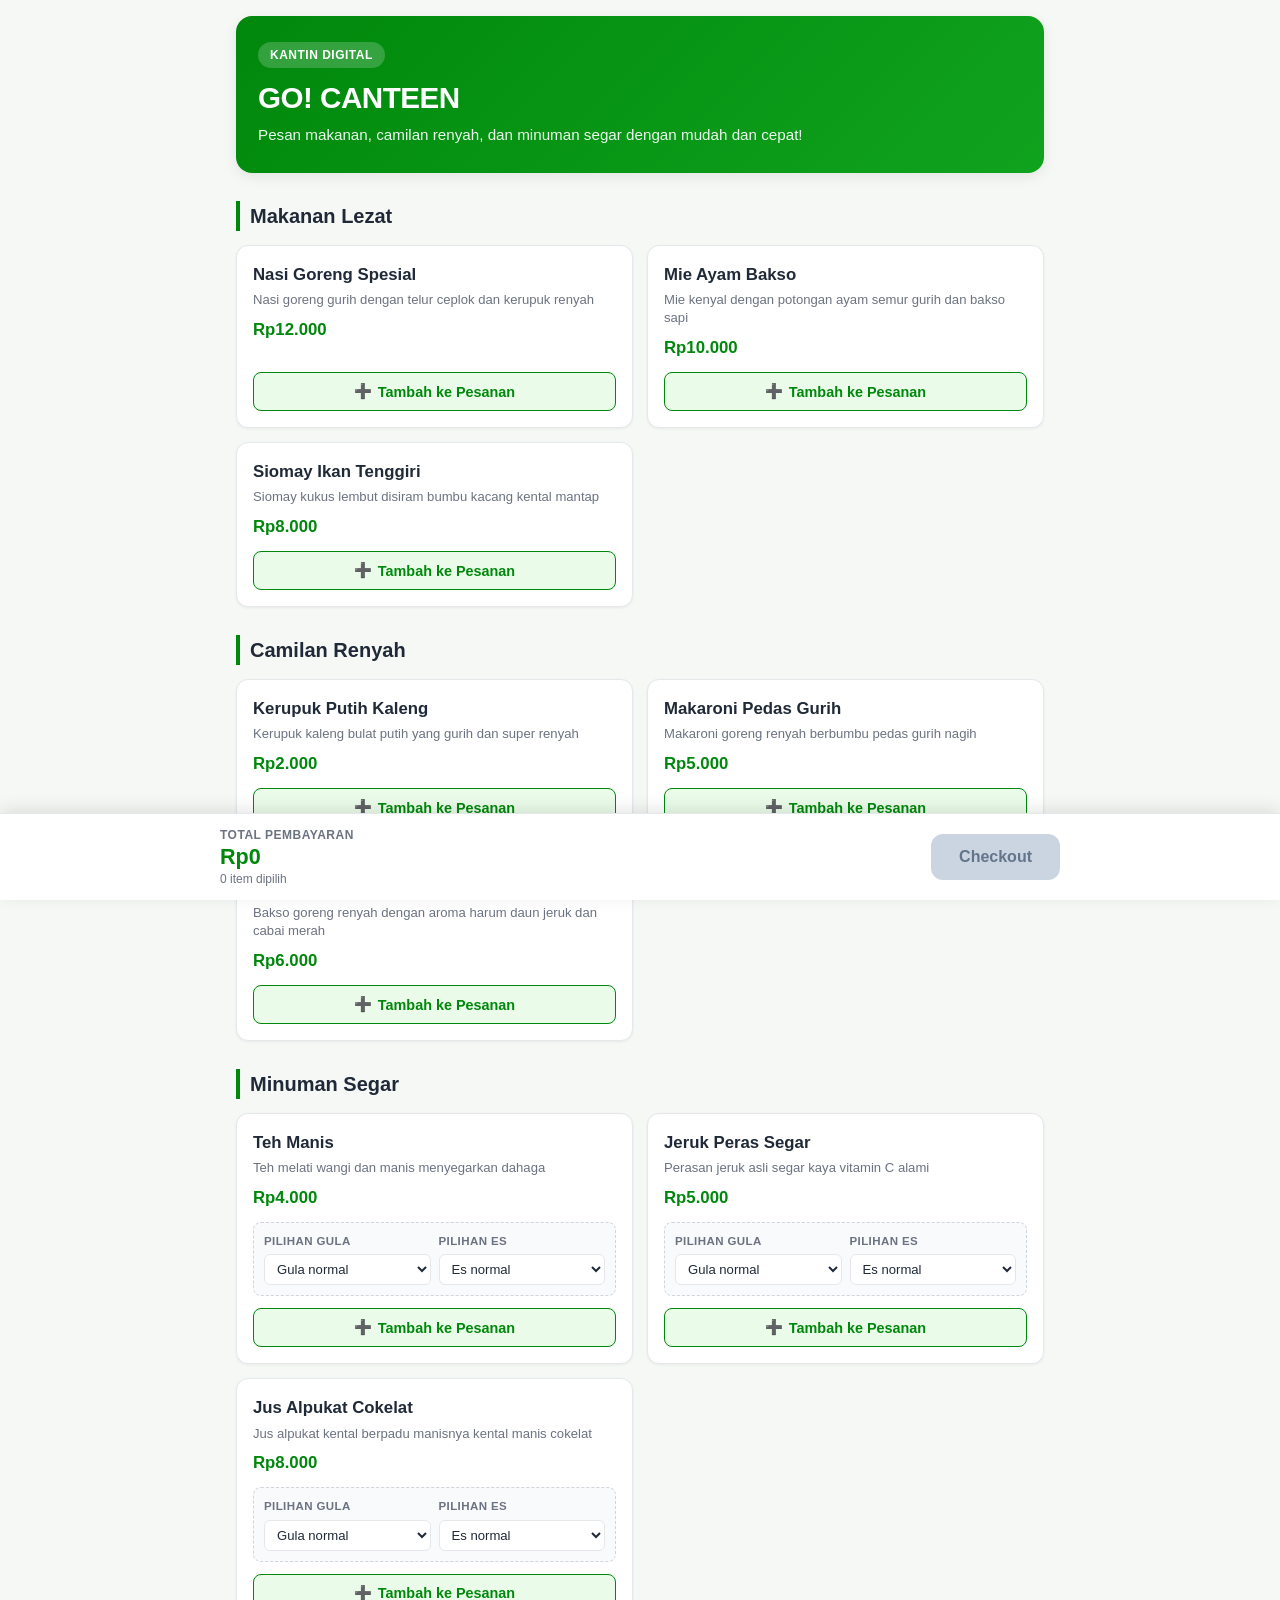
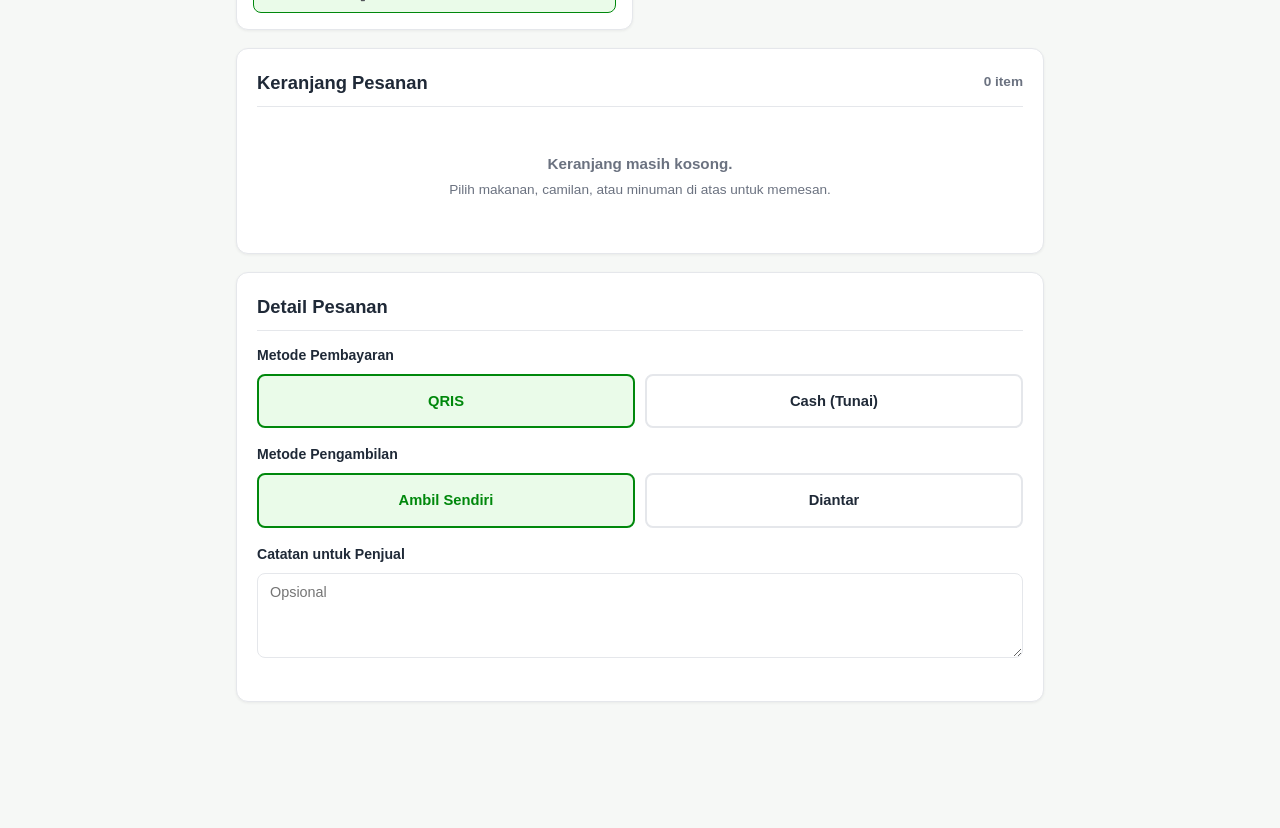
<file: index.html>
<!DOCTYPE html>
<html lang="id">
<head>
  <meta charset="UTF-8">
  <!-- Pengaturan viewport agar responsif di HP, Tablet, dan Komputer -->
  <meta name="viewport" content="width=device-width, initial-scale=1.0">
  <title>Kantin Sekolah - Pesan Makanan, Camilan & Minuman</title>

  <!-- Menghubungkan file CSS terpisah -->
  <link rel="stylesheet" href="style.css">
</head>
<body>

  <!-- =========================================================================
       STRUKTUR UTAMA HALAMAN (BERSIH TANPA EMOJI)
       ========================================================================= -->
  <div class="container">

    <!-- 1. HEADER -->
    <header>
      <div class="header-badge">Kantin Digital</div>
      <h1>GO! CANTEEN</h1>
      <p>Pesan makanan, camilan renyah, dan minuman segar dengan mudah dan cepat!</p>
    </header>

    <!-- 2. DAFTAR MENU -->
    <!-- Kartu menu beserta slot foto produk di bagian atas dirender oleh script.js -->
    <!-- Kategori 1: Makanan -->
    <h2 class="section-title">Makanan Lezat</h2>
    <div id="grid-makanan" class="menu-grid">
      <!-- Item menu makanan beserta slot foto produk akan ditampilkan oleh script.js -->
    </div>

    <!-- Kategori 2: Camilan -->
    <h2 class="section-title">Camilan Renyah</h2>
    <div id="grid-camilan" class="menu-grid">
      <!-- Item menu camilan beserta slot foto produk akan ditampilkan oleh script.js -->
    </div>

    <!-- Kategori 3: Minuman -->
    <h2 class="section-title">Minuman Segar</h2>
    <div id="grid-minuman" class="menu-grid">
      <!-- Item menu minuman beserta slot foto produk akan ditampilkan oleh script.js -->
    </div>

    <!-- 3. KERANJANG PESANAN -->
    <section class="card-section" id="section-keranjang">
      <div class="card-header">
        <h2>Keranjang Pesanan</h2>
        <span id="badge-total-item" style="font-size: 0.85rem; color: var(--text-muted); font-weight: 600;">0 item</span>
      </div>

      <!-- Wadah daftar item keranjang -->
      <div id="daftar-keranjang">
        <!-- Jika kosong, akan menampilkan teks info keranjang kosong -->
      </div>
    </section>

    <!-- 4. DETAIL PESANAN -->
    <section class="card-section" id="section-detail">
      <div class="card-header">
        <h2>Detail Pesanan</h2>
      </div>

      <!-- Pilihan Metode Pembayaran -->
      <div class="form-group">
        <label class="form-label">Metode Pembayaran</label>
        <div class="choice-grid">
          <div class="choice-card">
            <input type="radio" id="bayar-qris" name="metode-bayar" value="QRIS" checked>
            <label for="bayar-qris" class="choice-label">QRIS</label>
          </div>
          <div class="choice-card">
            <input type="radio" id="bayar-cash" name="metode-bayar" value="Cash">
            <label for="bayar-cash" class="choice-label">Cash (Tunai)</label>
          </div>
        </div>
      </div>

      <!-- Pilihan Metode Pengambilan -->
      <div class="form-group">
        <label class="form-label">Metode Pengambilan</label>
        <div class="choice-grid">
          <div class="choice-card">
            <input type="radio" id="ambil-sendiri" name="opsi-ambil" value="Ambil sendiri" checked onchange="handleOpsiAmbilChange()">
            <label for="ambil-sendiri" class="choice-label">Ambil Sendiri</label>
          </div>
          <div class="choice-card">
            <input type="radio" id="ambil-diantar" name="opsi-ambil" value="Diantar" onchange="handleOpsiAmbilChange()">
            <label for="ambil-diantar" class="choice-label">Diantar</label>
          </div>
        </div>
      </div>

      <!-- Catatan untuk Penjual -->
      <div class="form-group">
        <label for="catatan-pembeli" class="form-label">
          Catatan untuk Penjual
          <small id="label-keterangan-catatan"></small>
        </label>
        <textarea 
          id="catatan-pembeli" 
          class="textarea-catatan" 
          placeholder="Opsional"></textarea>
        <div id="error-catatan" class="error-pesan">
          Peringatan: Mohon tulis lokasi antar (misal: Ruang Kelas / Meja) pada catatan karena Anda memilih opsi "Diantar"!
        </div>
      </div>
    </section>

  </div> <!-- Akhir .container -->


  <!-- 5. BAR TOTAL (MENEMPEL DI BAWAH LAYAR) -->
  <div class="bottom-bar">
    <div class="bottom-bar-inner">
      <div class="bottom-total-info">
        <span class="bottom-total-label">Total Pembayaran</span>
        <span id="label-total-harga" class="bottom-total-price">Rp0</span>
        <span id="label-sub-count" class="bottom-total-count">0 item dipilih</span>
      </div>
      <button id="btn-checkout" class="btn-checkout" disabled onclick="handleCheckout()">
        Checkout
      </button>
    </div>
  </div>


  <!-- 6. MODAL RINGKASAN PESANAN (POPUP STRUK) -->
  <div id="modal-ringkasan" class="modal-overlay">
    <div class="modal-box">
      <div class="modal-header-success">
        <div class="modal-success-icon">&#10003;</div>
        <h3>Pesanan Berhasil Disiapkan!</h3>
        <p>Silakan tunjukkan ringkasan pesanan ini ke petugas kantin.</p>
      </div>

      <!-- Wadah struk ringkasan -->
      <div class="struk-pesanan" id="konten-struk">
        <!-- Diisi secara otomatis oleh JavaScript -->
      </div>

      <!-- Tombol penutup modal -->
      <button class="btn-tutup-modal" onclick="tutupModalDanReset()">
        Selesai
      </button>
    </div>
  </div>

  <!-- Menghubungkan file JavaScript terpisah -->
  <script src="script.js"></script>
</body>
</html>
</file>
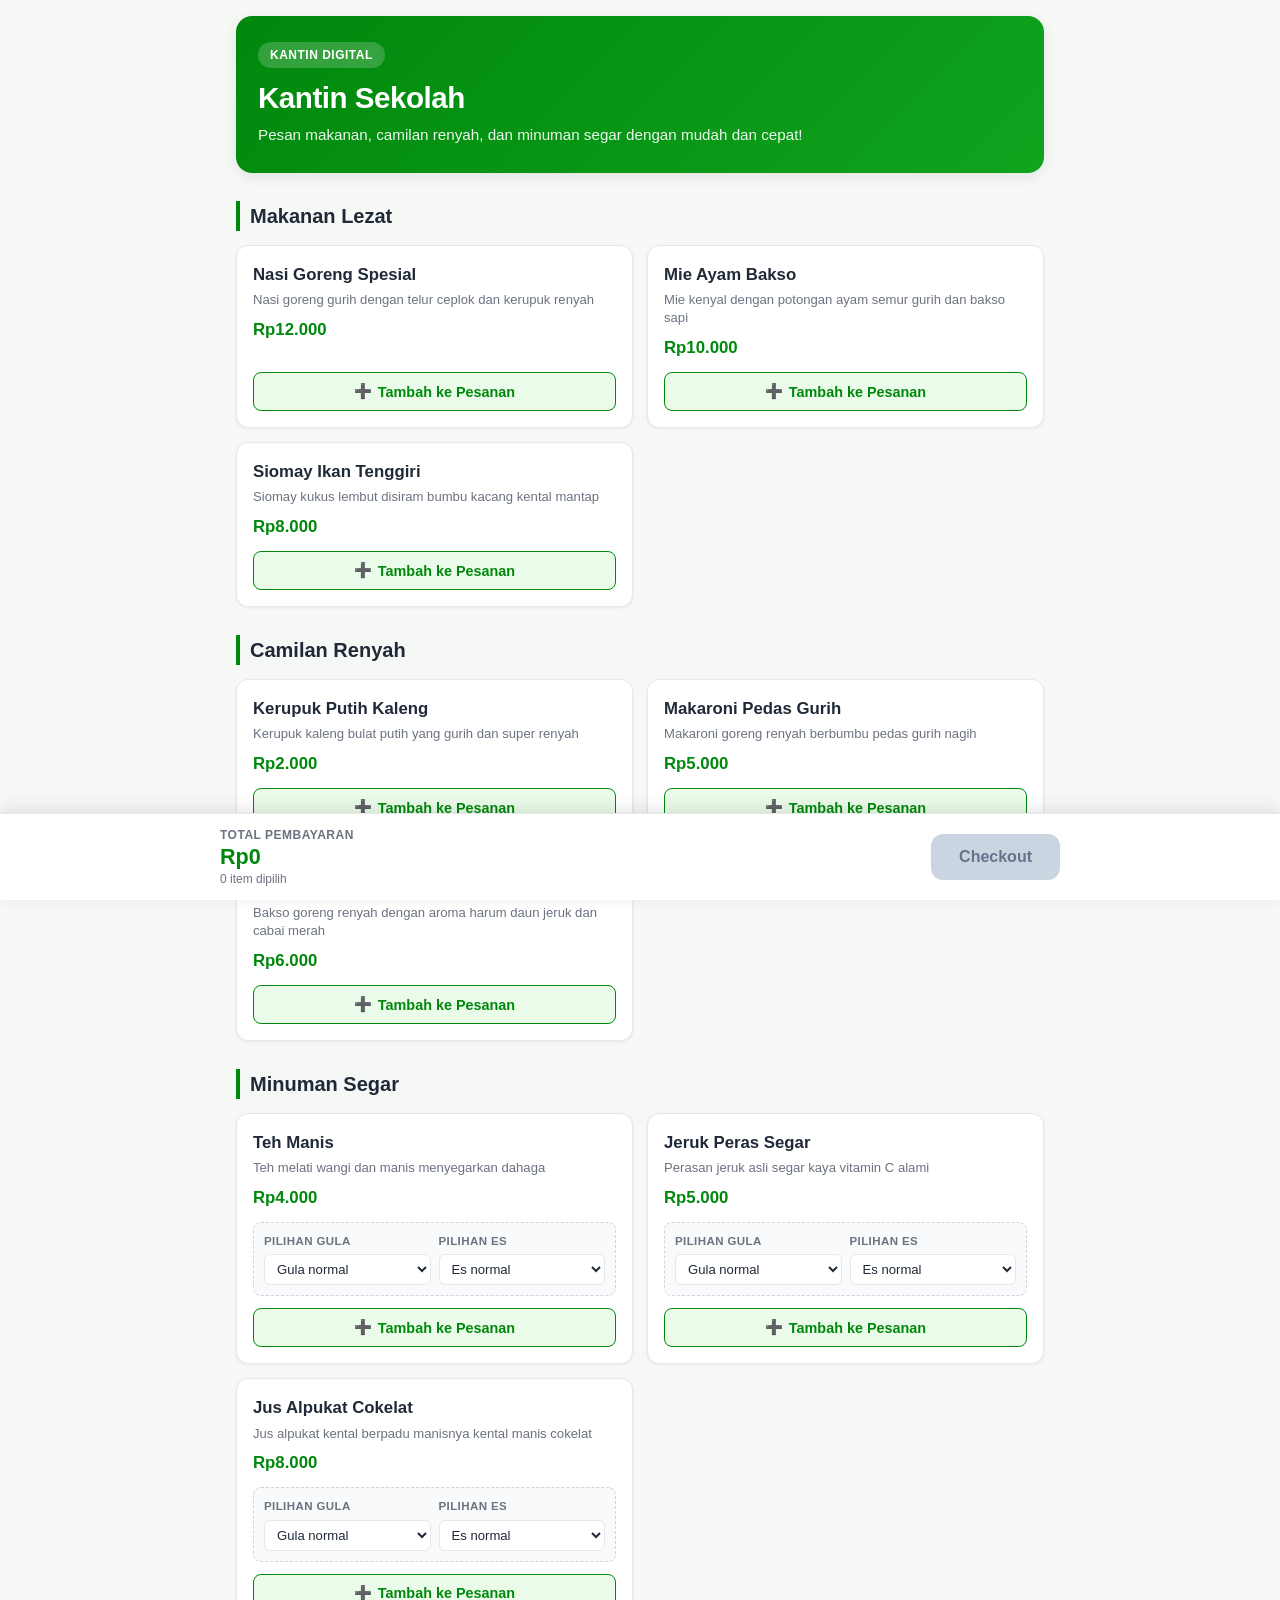
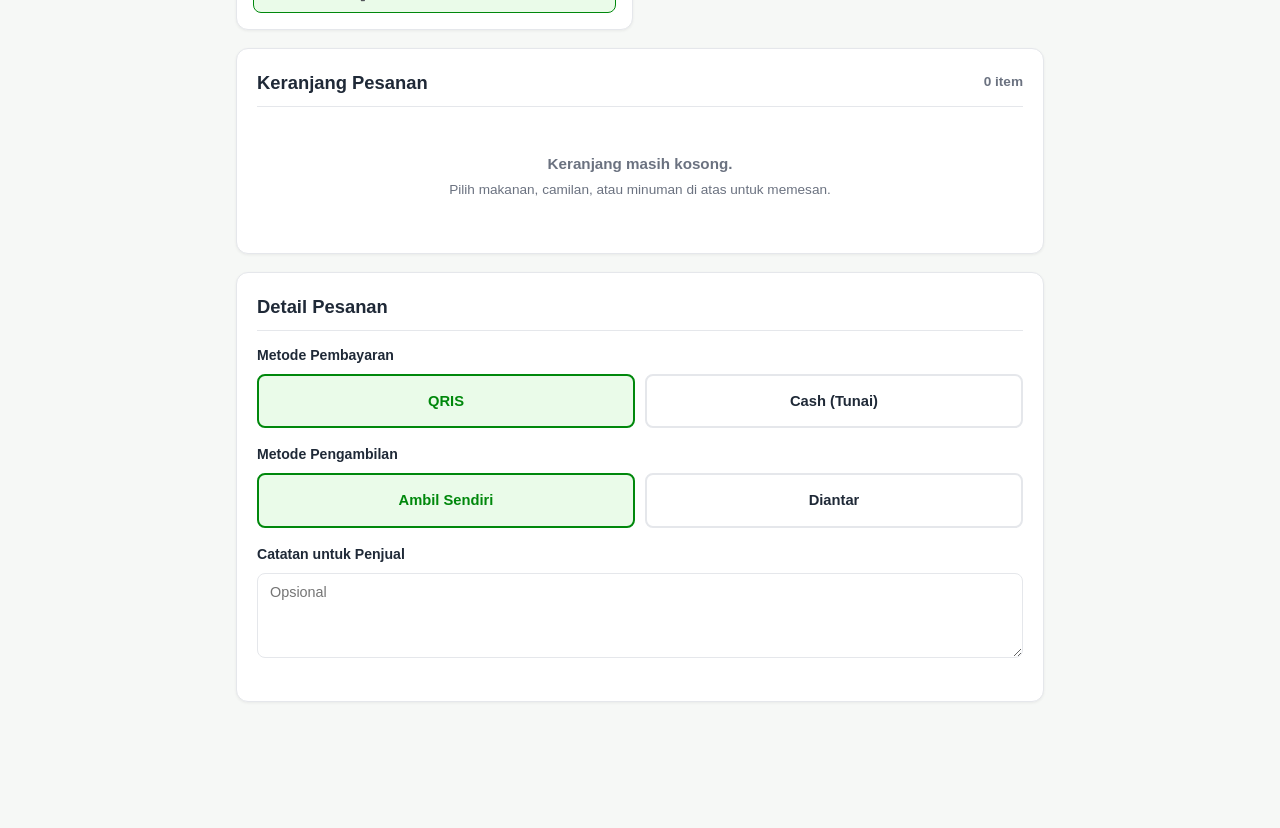
<file: kantin.html>
<!DOCTYPE html>
<html lang="id">
<head>
  <meta charset="UTF-8">
  <!-- Pengaturan viewport agar responsif di HP, Tablet, dan Komputer -->
  <meta name="viewport" content="width=device-width, initial-scale=1.0">
  <title>Kantin Sekolah - Pesan Makanan, Camilan & Minuman</title>

  <!-- Menghubungkan file CSS terpisah -->
  <link rel="stylesheet" href="style.css">
</head>
<body>

  <!-- =========================================================================
       STRUKTUR UTAMA HALAMAN (BERSIH TANPA EMOJI)
       ========================================================================= -->
  <div class="container">

    <!-- 1. HEADER -->
    <header>
      <div class="header-badge">Kantin Digital</div>
      <h1>Kantin Sekolah</h1>
      <p>Pesan makanan, camilan renyah, dan minuman segar dengan mudah dan cepat!</p>
    </header>

    <!-- 2. DAFTAR MENU -->
    <!-- Kategori 1: Makanan -->
    <h2 class="section-title">Makanan Lezat</h2>
    <div id="grid-makanan" class="menu-grid">
      <!-- Item menu makanan akan ditampilkan oleh script.js -->
    </div>

    <!-- Kategori 2: Camilan -->
    <h2 class="section-title">Camilan Renyah</h2>
    <div id="grid-camilan" class="menu-grid">
      <!-- Item menu camilan akan ditampilkan oleh script.js -->
    </div>

    <!-- Kategori 3: Minuman -->
    <h2 class="section-title">Minuman Segar</h2>
    <div id="grid-minuman" class="menu-grid">
      <!-- Item menu minuman akan ditampilkan oleh script.js -->
    </div>

    <!-- 3. KERANJANG PESANAN -->
    <section class="card-section" id="section-keranjang">
      <div class="card-header">
        <h2>Keranjang Pesanan</h2>
        <span id="badge-total-item" style="font-size: 0.85rem; color: var(--text-muted); font-weight: 600;">0 item</span>
      </div>

      <!-- Wadah daftar item keranjang -->
      <div id="daftar-keranjang">
        <!-- Jika kosong, akan menampilkan teks info keranjang kosong -->
      </div>
    </section>

    <!-- 4. DETAIL PESANAN -->
    <section class="card-section" id="section-detail">
      <div class="card-header">
        <h2>Detail Pesanan</h2>
      </div>

      <!-- Pilihan Metode Pembayaran -->
      <div class="form-group">
        <label class="form-label">Metode Pembayaran</label>
        <div class="choice-grid">
          <div class="choice-card">
            <input type="radio" id="bayar-qris" name="metode-bayar" value="QRIS" checked>
            <label for="bayar-qris" class="choice-label">QRIS</label>
          </div>
          <div class="choice-card">
            <input type="radio" id="bayar-cash" name="metode-bayar" value="Cash">
            <label for="bayar-cash" class="choice-label">Cash (Tunai)</label>
          </div>
        </div>
      </div>

      <!-- Pilihan Metode Pengambilan -->
      <div class="form-group">
        <label class="form-label">Metode Pengambilan</label>
        <div class="choice-grid">
          <div class="choice-card">
            <input type="radio" id="ambil-sendiri" name="opsi-ambil" value="Ambil sendiri" checked onchange="handleOpsiAmbilChange()">
            <label for="ambil-sendiri" class="choice-label">Ambil Sendiri</label>
          </div>
          <div class="choice-card">
            <input type="radio" id="ambil-diantar" name="opsi-ambil" value="Diantar" onchange="handleOpsiAmbilChange()">
            <label for="ambil-diantar" class="choice-label">Diantar</label>
          </div>
        </div>
      </div>

      <!-- Catatan untuk Penjual -->
      <div class="form-group">
        <label for="catatan-pembeli" class="form-label">
          Catatan untuk Penjual
          <small id="label-keterangan-catatan"></small>
        </label>
        <textarea 
          id="catatan-pembeli" 
          class="textarea-catatan" 
          placeholder="Opsional"></textarea>
        <div id="error-catatan" class="error-pesan">
          Peringatan: Mohon tulis lokasi antar (misal: Ruang Kelas / Meja) pada catatan karena Anda memilih opsi "Diantar"!
        </div>
      </div>
    </section>

  </div> <!-- Akhir .container -->


  <!-- 5. BAR TOTAL (MENEMPEL DI BAWAH LAYAR) -->
  <div class="bottom-bar">
    <div class="bottom-bar-inner">
      <div class="bottom-total-info">
        <span class="bottom-total-label">Total Pembayaran</span>
        <span id="label-total-harga" class="bottom-total-price">Rp0</span>
        <span id="label-sub-count" class="bottom-total-count">0 item dipilih</span>
      </div>
      <button id="btn-checkout" class="btn-checkout" disabled onclick="handleCheckout()">
        Checkout
      </button>
    </div>
  </div>


  <!-- 6. MODAL RINGKASAN PESANAN (POPUP STRUK) -->
  <div id="modal-ringkasan" class="modal-overlay">
    <div class="modal-box">
      <div class="modal-header-success">
        <div class="modal-success-icon">&#10003;</div>
        <h3>Pesanan Berhasil Disiapkan!</h3>
        <p>Silakan tunjukkan ringkasan pesanan ini ke petugas kantin.</p>
      </div>

      <!-- Wadah struk ringkasan -->
      <div class="struk-pesanan" id="konten-struk">
        <!-- Diisi secara otomatis oleh JavaScript -->
      </div>

      <!-- Tombol penutup modal -->
      <button class="btn-tutup-modal" onclick="tutupModalDanReset()">
        Selesai
      </button>
    </div>
  </div>

  <!-- Menghubungkan file JavaScript terpisah -->
  <script src="script.js"></script>
</body>
</html>
</file>
<file: style.css>
/* =========================================================================
   STYLE.CSS - GAYA TAMPILAN KANTIN SEKOLAH
   Desain modern, bersih, minimalis (tanpa emoji), dominan warna hijau GoFood
   ========================================================================= */

/* 1. Pengaturan Dasar & Variabel Warna */
:root {
  --primary-color: #00880c;       /* Hijau utama khas GoFood */
  --primary-hover: #006f0a;       /* Hijau lebih gelap saat tombol disentuh/hover */
  --primary-light: #eafbe9;       /* Hijau muda lembut untuk background badge / aksen */
  --secondary-color: #10a31e;     /* Hijau aksen sekunder untuk gradasi */
  --bg-color: #f6f8f6;            /* Latar belakang halaman abu-abu kehijauan */
  --card-bg: #ffffff;             /* Warna latar kartu menu dan keranjang */
  --text-main: #1f2937;           /* Warna teks utama */
  --text-muted: #6b7280;          /* Warna teks sekunder / keterangan */
  --border-color: #e5e7eb;        /* Warna garis pembatas */
  --danger-color: #ef4444;        /* Warna merah untuk tanda error dan tombol kurang */
  --radius-sm: 8px;
  --radius-md: 12px;
  --radius-lg: 16px;
  --shadow-sm: 0 1px 3px rgba(0, 0, 0, 0.06);
  --shadow-md: 0 4px 14px rgba(0, 0, 0, 0.08);
  --shadow-lg: 0 10px 25px rgba(0, 0, 0, 0.12);
}

* {
  box-sizing: border-box;
  margin: 0;
  padding: 0;
  font-family: -apple-system, BlinkMacSystemFont, "Segoe UI", Roboto, Helvetica, Arial, sans-serif;
  -webkit-tap-highlight-color: transparent;
}

body {
  background-color: var(--bg-color);
  color: var(--text-main);
  line-height: 1.5;
  /* Ruang bawah agar isi halaman tidak tertutup bar total yang melayang */
  padding-bottom: 110px;
}

/* Pembungkus halaman agar pas di tengah layar komputer */
.container {
  max-width: 840px;
  margin: 0 auto;
  padding: 16px;
}

/* 2. Header Aplikasi */
header {
  background: linear-gradient(135deg, var(--primary-color), var(--secondary-color));
  color: #ffffff;
  padding: 26px 22px;
  border-radius: var(--radius-lg);
  margin-bottom: 24px;
  box-shadow: var(--shadow-md);
  position: relative;
  overflow: hidden;
}

.header-badge {
  display: inline-block;
  background: rgba(255, 255, 255, 0.2);
  backdrop-filter: blur(4px);
  padding: 4px 12px;
  border-radius: 20px;
  font-size: 0.75rem;
  font-weight: 700;
  letter-spacing: 0.5px;
  text-transform: uppercase;
  margin-bottom: 8px;
}

header h1 {
  font-size: 1.85rem;
  font-weight: 800;
  letter-spacing: -0.5px;
  margin-bottom: 4px;
}

header p {
  font-size: 0.95rem;
  opacity: 0.92;
}

/* 3. Judul Kategori Menu */
.section-title {
  font-size: 1.25rem;
  font-weight: 700;
  color: var(--text-main);
  margin: 28px 0 14px 0;
  display: flex;
  align-items: center;
  border-left: 4px solid var(--primary-color);
  padding-left: 10px;
}

/* 4. Grid Menu (Tampilan Kisi) */
.menu-grid {
  display: grid;
  grid-template-columns: 1fr; /* 1 kolom di layar HP */
  gap: 14px;
}

/* Responsif: 2 kolom untuk menu di layar lebar / desktop (min-width: 700px) */
@media (min-width: 700px) {
  .menu-grid {
    grid-template-columns: repeat(2, 1fr);
  }
}

/* 5. Kartu Menu */
.menu-card {
  background: var(--card-bg);
  border-radius: var(--radius-md);
  border: 1px solid var(--border-color);
  padding: 16px;
  box-shadow: var(--shadow-sm);
  display: flex;
  flex-direction: column;
  justify-content: space-between;
  transition: transform 0.15s ease, box-shadow 0.15s ease;
}

.menu-card:hover {
  transform: translateY(-2px);
  box-shadow: var(--shadow-md);
  border-color: #d1d5db;
}

.menu-top {
  margin-bottom: 12px;
}

.menu-info {
  width: 100%;
}

.menu-nama {
  font-size: 1.05rem;
  font-weight: 700;
  color: var(--text-main);
  margin-bottom: 4px;
}

.menu-deskripsi {
  font-size: 0.82rem;
  color: var(--text-muted);
  margin-bottom: 8px;
  line-height: 1.35;
}

.menu-harga {
  font-size: 1.05rem;
  font-weight: 800;
  color: var(--primary-color);
}

/* Dropdown Opsi Khusus Minuman */
.opsi-minuman {
  background: #f9fafb;
  border: 1px dashed #d1d5db;
  border-radius: var(--radius-sm);
  padding: 10px;
  margin-bottom: 12px;
  display: grid;
  grid-template-columns: 1fr 1fr;
  gap: 8px;
}

.opsi-group {
  display: flex;
  flex-direction: column;
  gap: 4px;
}

.opsi-group label {
  font-size: 0.72rem;
  font-weight: 600;
  color: var(--text-muted);
  text-transform: uppercase;
  letter-spacing: 0.4px;
}

.opsi-select {
  width: 100%;
  padding: 6px 8px;
  font-size: 0.82rem;
  border: 1px solid var(--border-color);
  border-radius: 6px;
  background-color: #ffffff;
  color: var(--text-main);
  outline: none;
  cursor: pointer;
  transition: border-color 0.15s ease;
}

.opsi-select:focus {
  border-color: var(--primary-color);
  box-shadow: 0 0 0 2px rgba(0, 136, 12, 0.15);
}

/* Tombol Tambah Menu */
.btn-tambah {
  background-color: var(--primary-light);
  color: var(--primary-color);
  border: 1.5px solid var(--primary-color);
  padding: 10px 14px;
  font-size: 0.9rem;
  font-weight: 700;
  border-radius: var(--radius-sm);
  cursor: pointer;
  width: 100%;
  display: flex;
  align-items: center;
  justify-content: center;
  gap: 6px;
  transition: all 0.15s ease;
}

.btn-tambah:hover {
  background-color: var(--primary-color);
  color: #ffffff;
}

.btn-tambah:active {
  transform: scale(0.98);
}

/* 6. Kartu Bagian Keranjang & Detail */
.card-section {
  background: var(--card-bg);
  border-radius: var(--radius-md);
  border: 1px solid var(--border-color);
  padding: 20px;
  margin-top: 18px;
  box-shadow: var(--shadow-sm);
}

.card-header {
  display: flex;
  justify-content: space-between;
  align-items: center;
  margin-bottom: 14px;
  padding-bottom: 10px;
  border-bottom: 1px solid var(--border-color);
}

.card-header h2 {
  font-size: 1.15rem;
  font-weight: 700;
}

/* Tampilan ketika keranjang masih kosong */
.keranjang-kosong {
  text-align: center;
  padding: 32px 16px;
  color: var(--text-muted);
  font-size: 0.95rem;
}

/* Daftar Baris Item Keranjang */
.cart-list {
  display: flex;
  flex-direction: column;
  gap: 12px;
}

.cart-item {
  display: flex;
  align-items: center;
  justify-content: space-between;
  padding: 12px 14px;
  background: #f9fafb;
  border: 1px solid #f3f4f6;
  border-radius: var(--radius-sm);
  gap: 10px;
}

.cart-item-info {
  flex: 1;
  min-width: 0;
}

.cart-item-title {
  font-weight: 700;
  font-size: 0.95rem;
  color: var(--text-main);
  word-break: break-word;
}

.cart-item-badge {
  display: inline-flex;
  gap: 6px;
  flex-wrap: wrap;
  margin-top: 4px;
}

.badge-opsi {
  font-size: 0.72rem;
  background: #e5e7eb;
  color: #374151;
  padding: 2px 8px;
  border-radius: 4px;
  font-weight: 600;
}

.cart-item-price {
  font-size: 0.88rem;
  font-weight: 700;
  color: var(--primary-color);
  margin-top: 4px;
}

/* Tombol Pengatur Jumlah (- dan +) */
.cart-qty-control {
  display: flex;
  align-items: center;
  gap: 8px;
  flex-shrink: 0;
}

.btn-qty {
  width: 32px;
  height: 32px;
  border-radius: 8px;
  border: 1px solid var(--border-color);
  background: #ffffff;
  color: var(--text-main);
  font-size: 1.1rem;
  font-weight: bold;
  display: flex;
  align-items: center;
  justify-content: center;
  cursor: pointer;
  transition: all 0.15s ease;
}

.btn-qty:hover {
  background: #f3f4f6;
  border-color: #9ca3af;
}

.btn-qty.btn-minus:hover {
  background: #fee2e2;
  color: var(--danger-color);
  border-color: #fca5a5;
}

.btn-qty.btn-plus:hover {
  background: var(--primary-light);
  color: var(--primary-color);
  border-color: var(--primary-color);
}

.qty-number {
  font-size: 0.95rem;
  font-weight: 700;
  min-width: 22px;
  text-align: center;
}

/* 7. Form Detail Pesanan */
.form-group {
  margin-bottom: 16px;
}

.form-label {
  display: block;
  font-size: 0.88rem;
  font-weight: 700;
  margin-bottom: 8px;
  color: var(--text-main);
}

.form-label small {
  font-weight: normal;
  color: var(--text-muted);
  font-size: 0.78rem;
}

/* Pilihan Metode (Grid Radio) */
.choice-grid {
  display: grid;
  grid-template-columns: 1fr 1fr;
  gap: 10px;
}

.choice-card {
  position: relative;
}

.choice-card input[type="radio"] {
  position: absolute;
  opacity: 0;
  width: 0;
  height: 0;
}

.choice-label {
  display: flex;
  align-items: center;
  justify-content: center;
  padding: 14px 10px;
  border: 2px solid var(--border-color);
  border-radius: var(--radius-sm);
  cursor: pointer;
  text-align: center;
  font-size: 0.92rem;
  font-weight: 600;
  transition: all 0.15s ease;
  background: #ffffff;
  min-height: 52px;
}

.choice-card input[type="radio"]:checked + .choice-label {
  border-color: var(--primary-color);
  background-color: var(--primary-light);
  color: var(--primary-color);
  font-weight: 700;
}

/* Kotak Catatan (Textarea) */
.textarea-catatan {
  width: 100%;
  min-height: 85px;
  padding: 10px 12px;
  font-size: 0.9rem;
  border: 1.5px solid var(--border-color);
  border-radius: var(--radius-sm);
  outline: none;
  resize: vertical;
  color: var(--text-main);
  transition: border-color 0.15s ease, box-shadow 0.15s ease;
}

.textarea-catatan:focus {
  border-color: var(--primary-color);
  box-shadow: 0 0 0 3px rgba(0, 136, 12, 0.15);
}

.textarea-catatan.input-error {
  border-color: var(--danger-color) !important;
  background-color: #fef2f2;
}

.error-pesan {
  color: var(--danger-color);
  font-size: 0.8rem;
  margin-top: 5px;
  display: none;
  font-weight: 600;
}

.error-pesan.aktif {
  display: block;
}

/* 8. Bar Total Melayang di Bawah Layar */
.bottom-bar {
  position: fixed;
  bottom: 0;
  left: 0;
  right: 0;
  background: #ffffff;
  box-shadow: 0 -4px 16px rgba(0, 0, 0, 0.1);
  border-top: 1px solid var(--border-color);
  padding: 12px 16px;
  z-index: 100;
}

.bottom-bar-inner {
  max-width: 840px;
  margin: 0 auto;
  display: flex;
  align-items: center;
  justify-content: space-between;
  gap: 16px;
}

.bottom-total-info {
  display: flex;
  flex-direction: column;
}

.bottom-total-label {
  font-size: 0.75rem;
  color: var(--text-muted);
  text-transform: uppercase;
  font-weight: 700;
  letter-spacing: 0.5px;
}

.bottom-total-price {
  font-size: 1.35rem;
  font-weight: 800;
  color: var(--primary-color);
  line-height: 1.2;
}

.bottom-total-count {
  font-size: 0.75rem;
  color: var(--text-muted);
}

/* Tombol Checkout */
.btn-checkout {
  background-color: var(--primary-color);
  color: #ffffff;
  border: none;
  padding: 14px 28px;
  font-size: 1rem;
  font-weight: 800;
  border-radius: var(--radius-md);
  cursor: pointer;
  display: flex;
  align-items: center;
  gap: 8px;
  transition: all 0.15s ease;
  box-shadow: 0 4px 10px rgba(0, 136, 12, 0.28);
}

.btn-checkout:hover:not(:disabled) {
  background-color: var(--primary-hover);
  transform: translateY(-1px);
}

.btn-checkout:active:not(:disabled) {
  transform: translateY(1px);
}

.btn-checkout:disabled {
  background-color: #cbd5e1;
  color: #64748b;
  cursor: not-allowed;
  box-shadow: none;
}

/* 9. Modal Ringkasan Pesanan (Popup Struk) */
.modal-overlay {
  position: fixed;
  top: 0;
  left: 0;
  right: 0;
  bottom: 0;
  background: rgba(0, 0, 0, 0.55);
  display: flex;
  align-items: center;
  justify-content: center;
  padding: 16px;
  z-index: 200;
  opacity: 0;
  pointer-events: none;
  transition: opacity 0.2s ease;
}

.modal-overlay.buka {
  opacity: 1;
  pointer-events: auto;
}

.modal-box {
  background: #ffffff;
  border-radius: var(--radius-lg);
  max-width: 500px;
  width: 100%;
  max-height: 90vh;
  overflow-y: auto;
  padding: 24px;
  box-shadow: var(--shadow-lg);
  transform: translateY(15px);
  transition: transform 0.2s ease;
}

.modal-overlay.buka .modal-box {
  transform: translateY(0);
}

.modal-header-success {
  text-align: center;
  margin-bottom: 20px;
}

.modal-success-icon {
  width: 50px;
  height: 50px;
  background: var(--primary-light);
  color: var(--primary-color);
  border-radius: 50%;
  display: flex;
  align-items: center;
  justify-content: center;
  font-size: 1.5rem;
  font-weight: bold;
  margin: 0 auto 12px auto;
}

.modal-header-success h3 {
  font-size: 1.3rem;
  font-weight: 800;
  color: var(--text-main);
}

.modal-header-success p {
  font-size: 0.85rem;
  color: var(--text-muted);
}

/* Tampilan Struk */
.struk-pesanan {
  background: #fdfdfd;
  border: 1px dashed #cbd5e1;
  border-radius: var(--radius-md);
  padding: 16px;
  margin-bottom: 20px;
}

.struk-item-list {
  display: flex;
  flex-direction: column;
  gap: 10px;
  margin-bottom: 14px;
  padding-bottom: 14px;
  border-bottom: 1px dashed #e2e8f0;
}

.struk-item-row {
  display: flex;
  justify-content: space-between;
  align-items: flex-start;
  font-size: 0.9rem;
}

.struk-item-detail {
  flex: 1;
  margin-right: 12px;
}

.struk-item-subopsi {
  font-size: 0.75rem;
  color: var(--text-muted);
  margin-top: 2px;
}

.struk-item-subtotal {
  font-weight: 700;
  white-space: nowrap;
}

.struk-info-row {
  display: flex;
  justify-content: space-between;
  font-size: 0.88rem;
  margin-bottom: 6px;
  color: #4b5563;
}

.struk-info-row strong {
  color: var(--text-main);
}

.struk-total-row {
  display: flex;
  justify-content: space-between;
  align-items: center;
  font-size: 1.1rem;
  font-weight: 800;
  margin-top: 10px;
  padding-top: 10px;
  border-top: 2px solid var(--border-color);
  color: var(--primary-color);
}

/* Tombol Selesai di Modal */
.btn-tutup-modal {
  width: 100%;
  background: var(--primary-color);
  color: #ffffff;
  border: none;
  padding: 14px;
  font-size: 1rem;
  font-weight: 800;
  border-radius: var(--radius-md);
  cursor: pointer;
  transition: background 0.15s ease, transform 0.1s ease;
}

.btn-tutup-modal:hover {
  background: var(--primary-hover);
}

.btn-tutup-modal:active {
  transform: scale(0.99);
}
</file>
